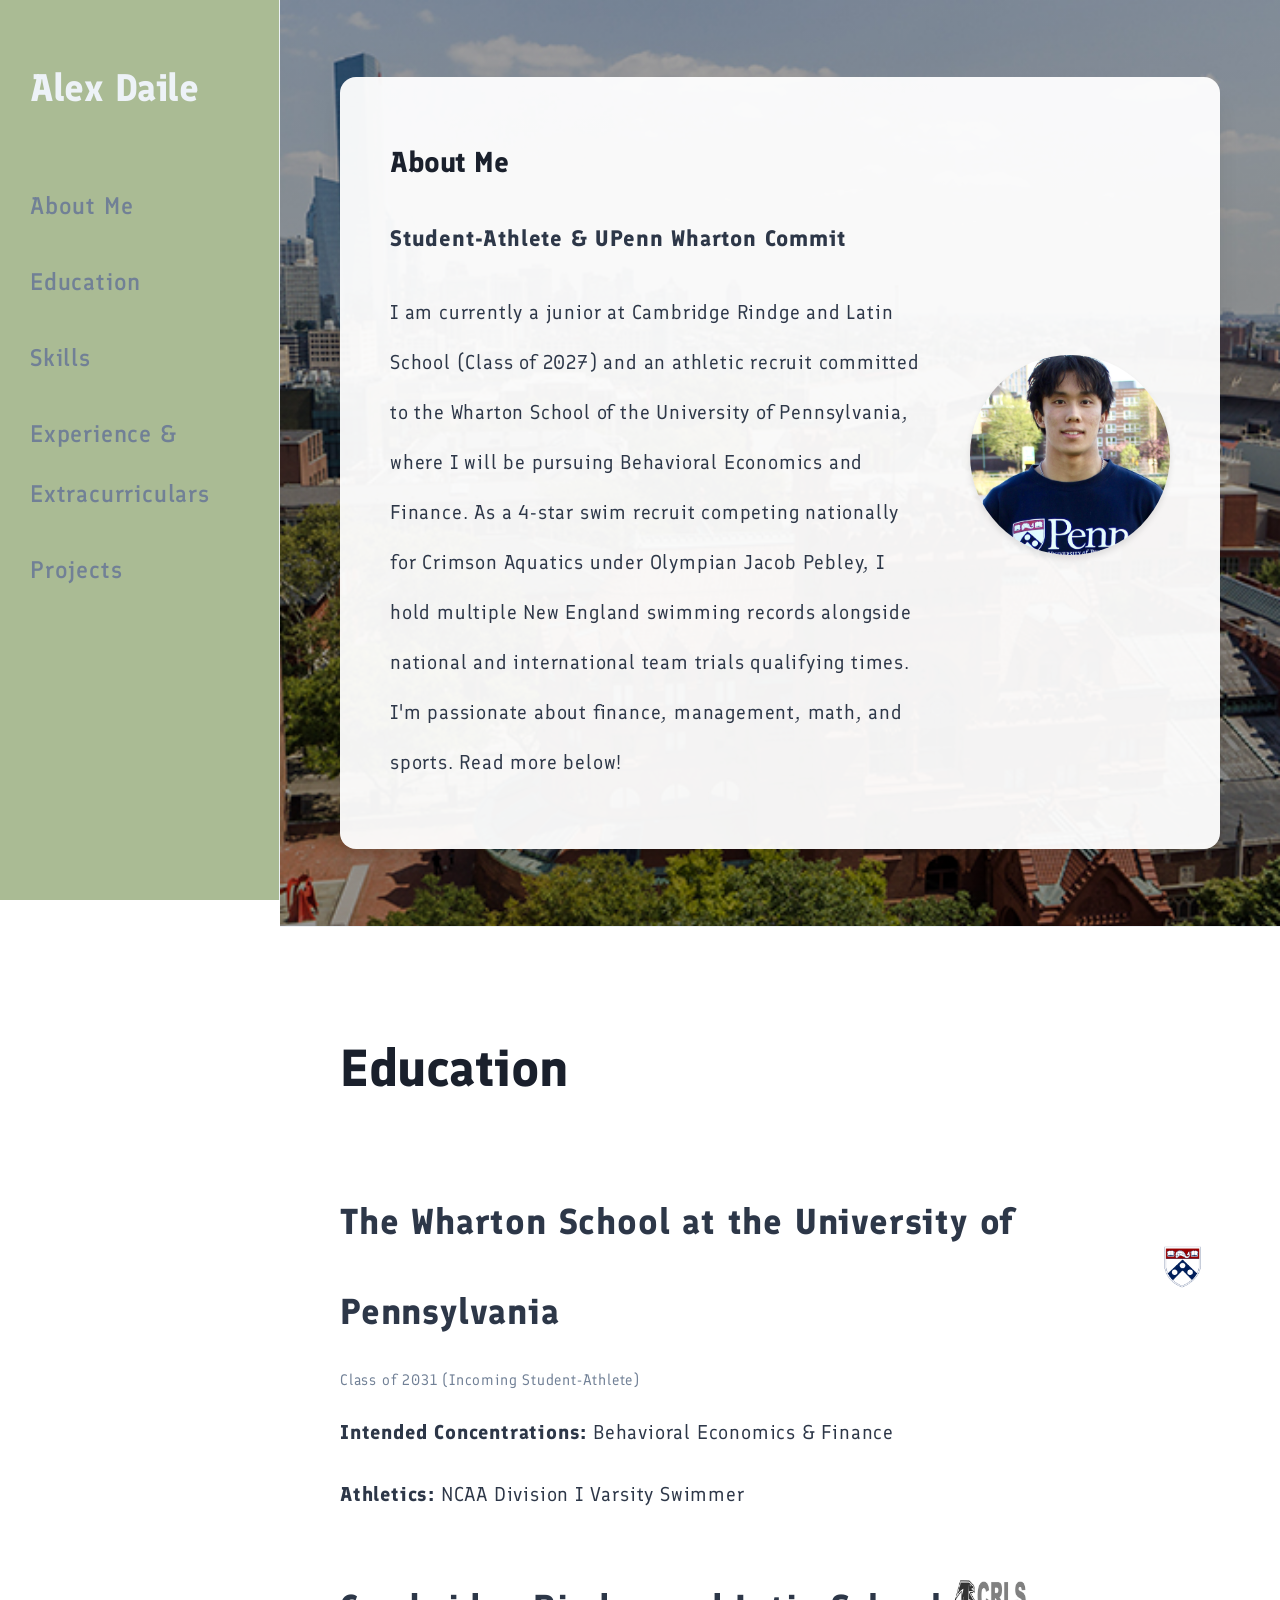
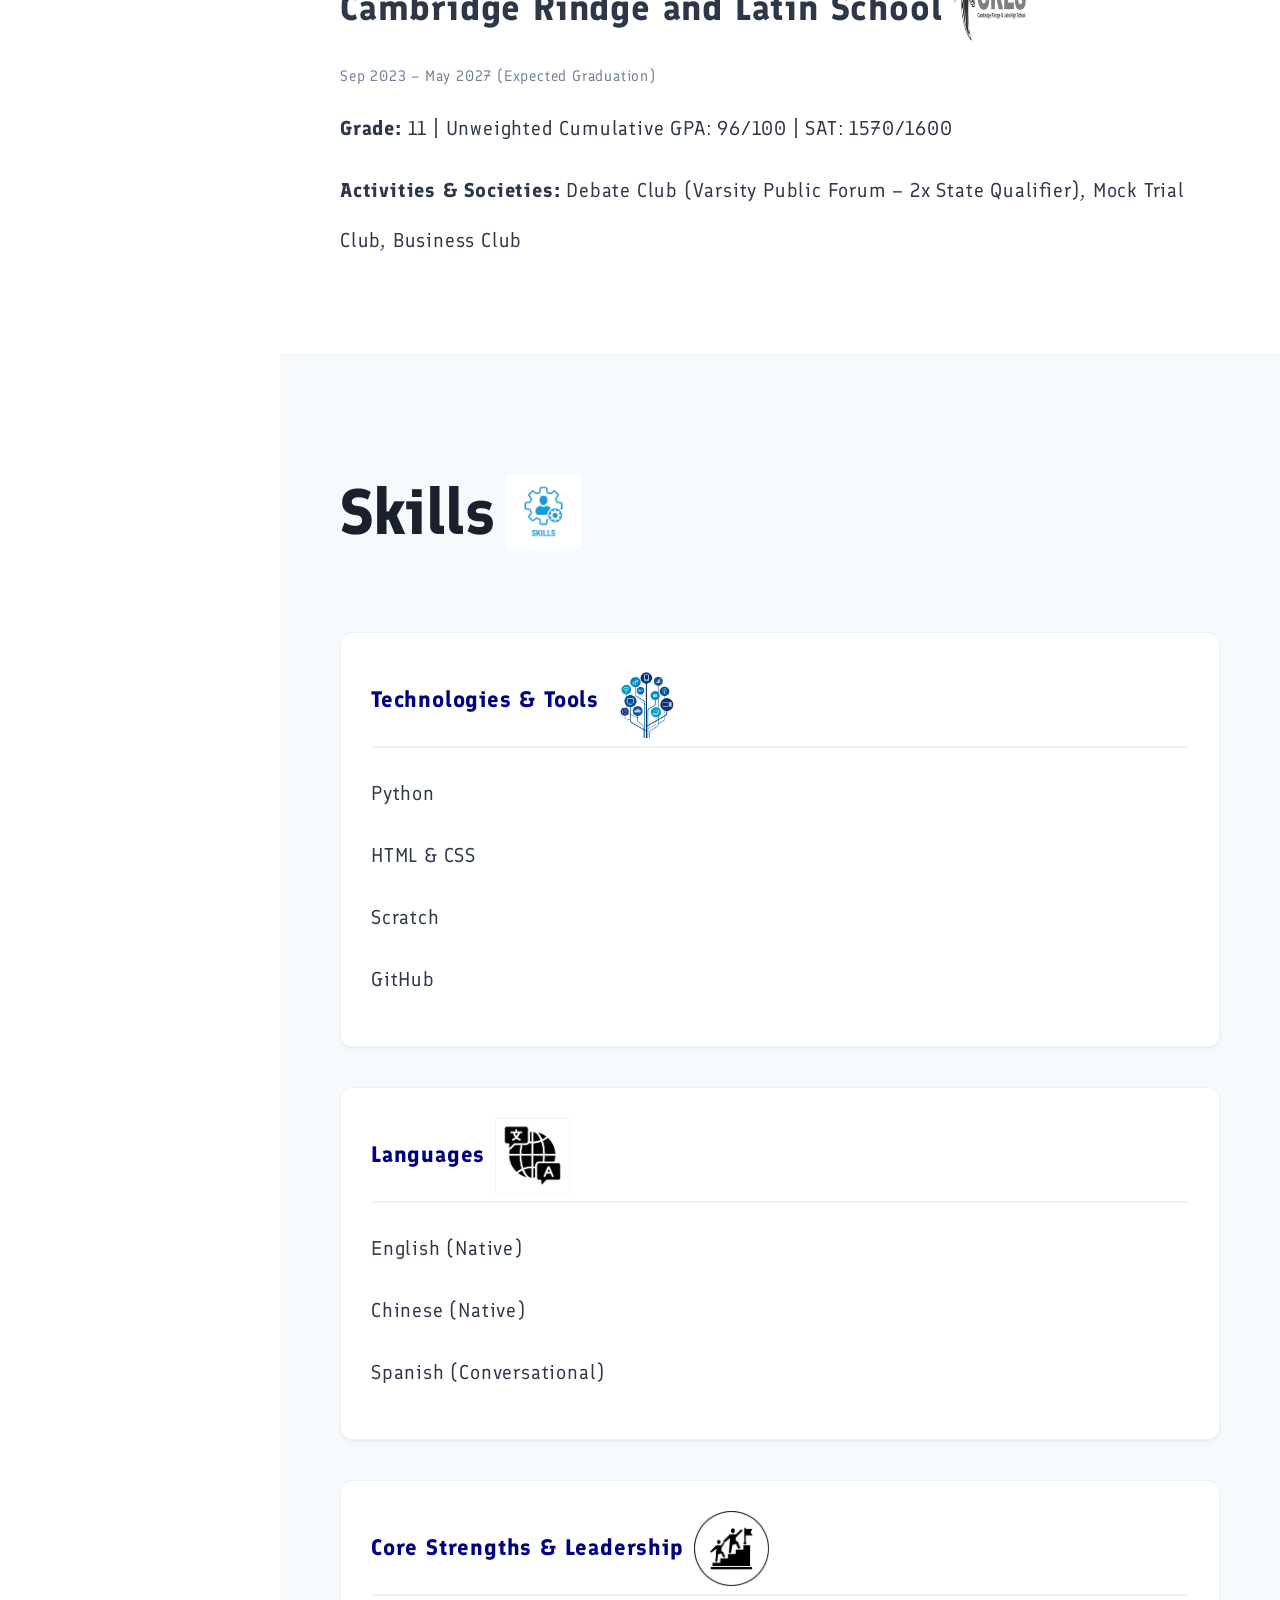
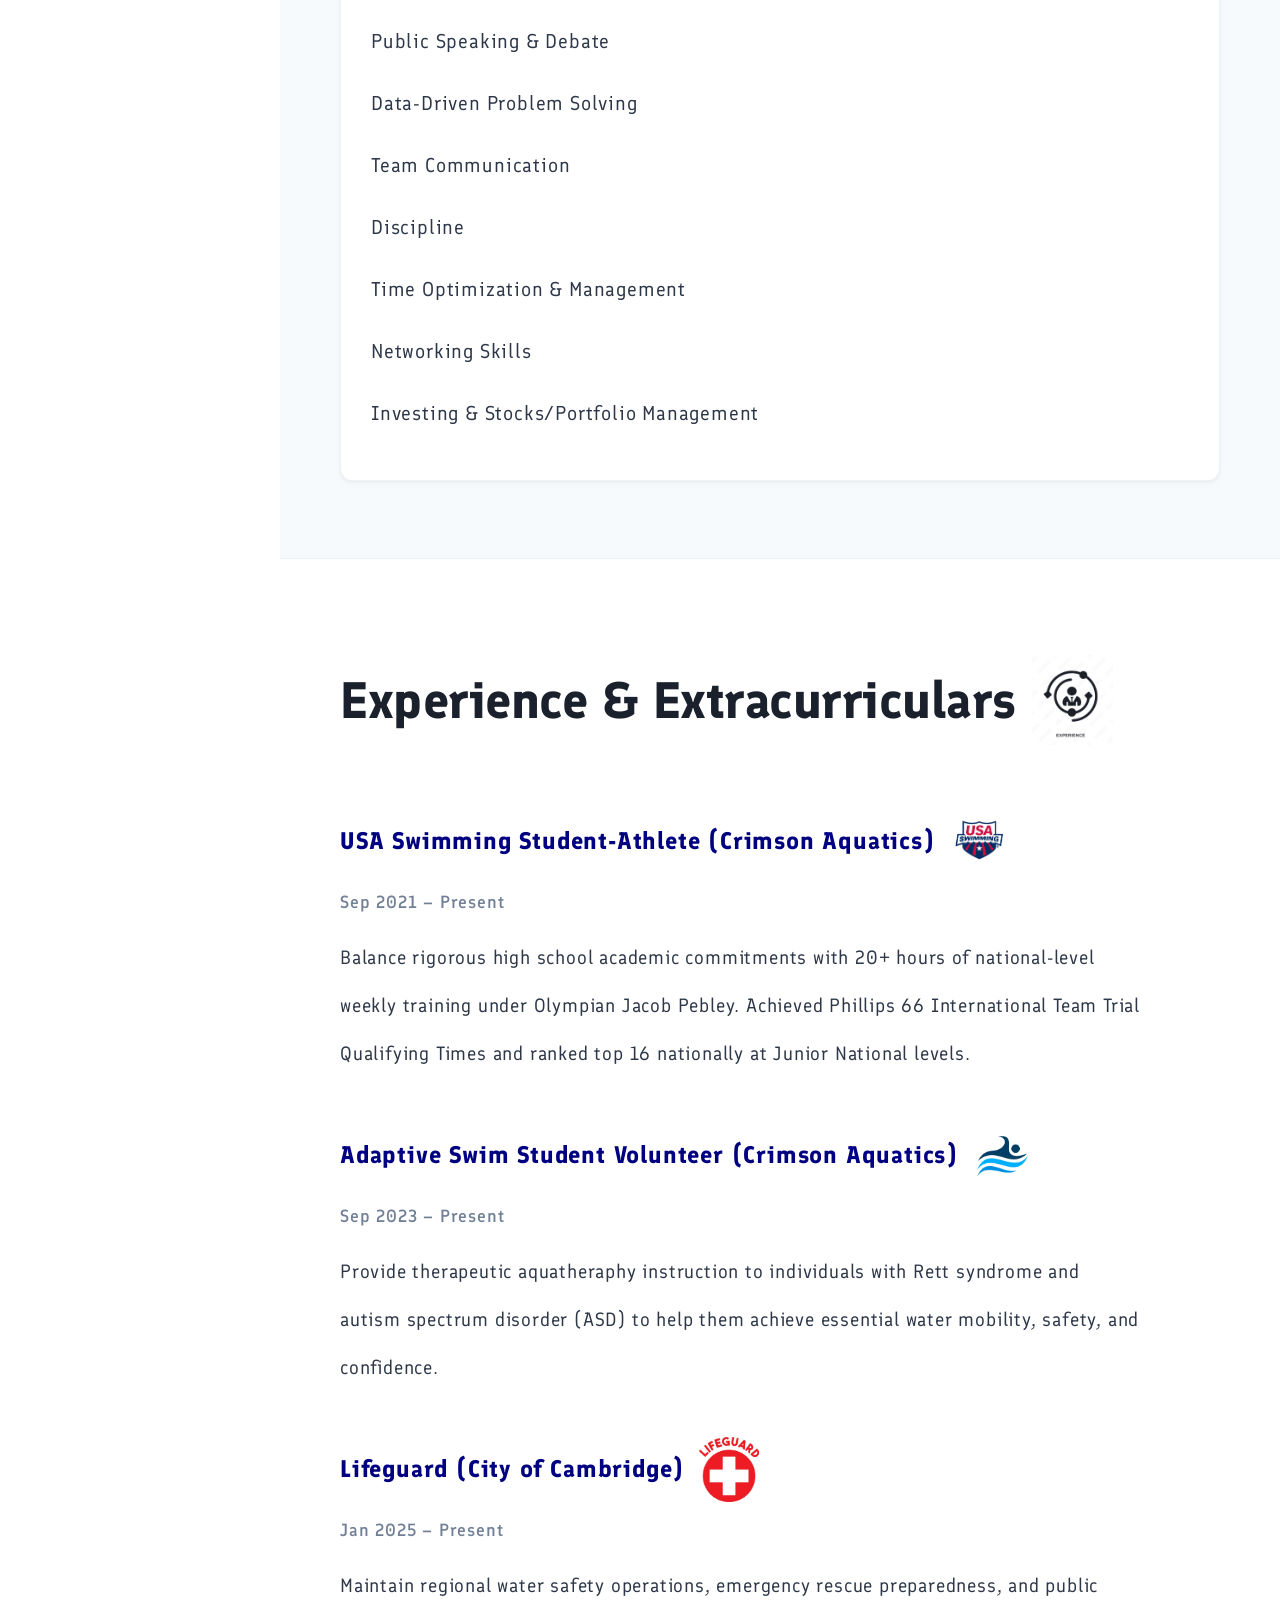
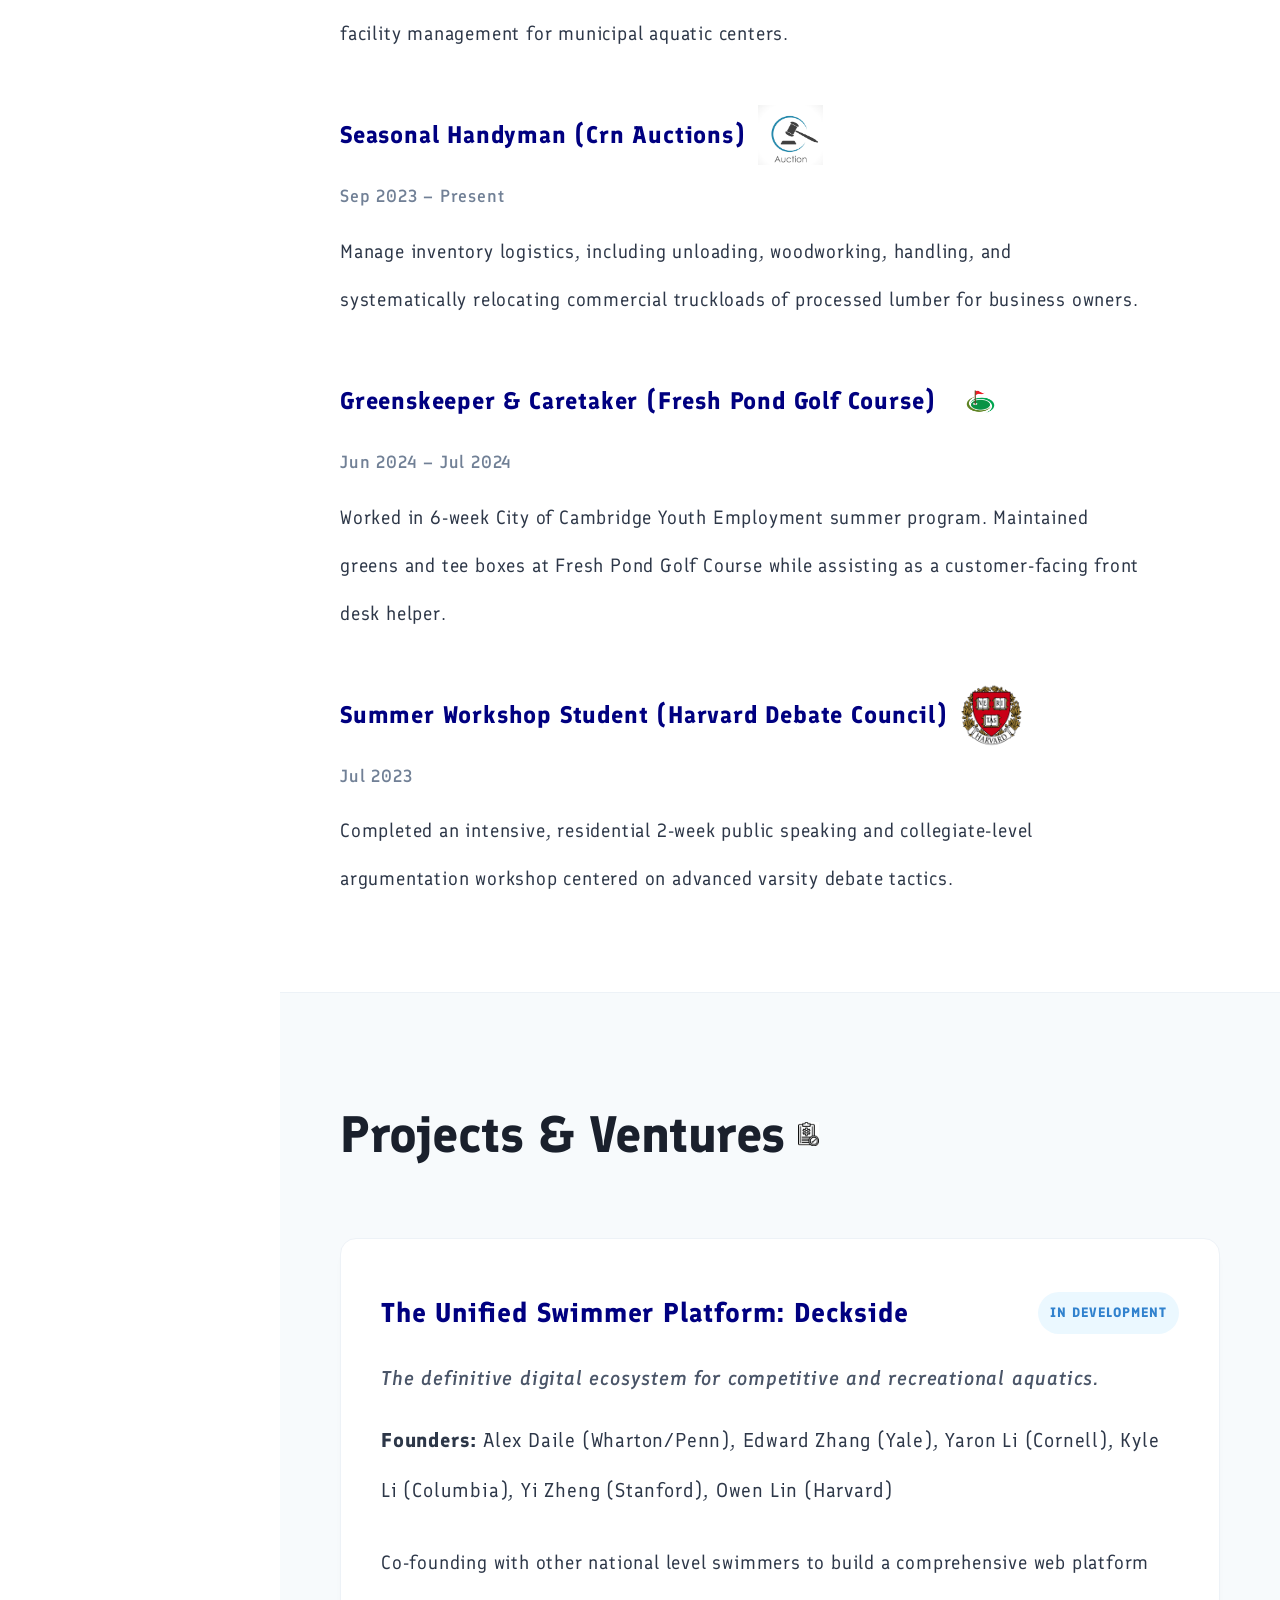
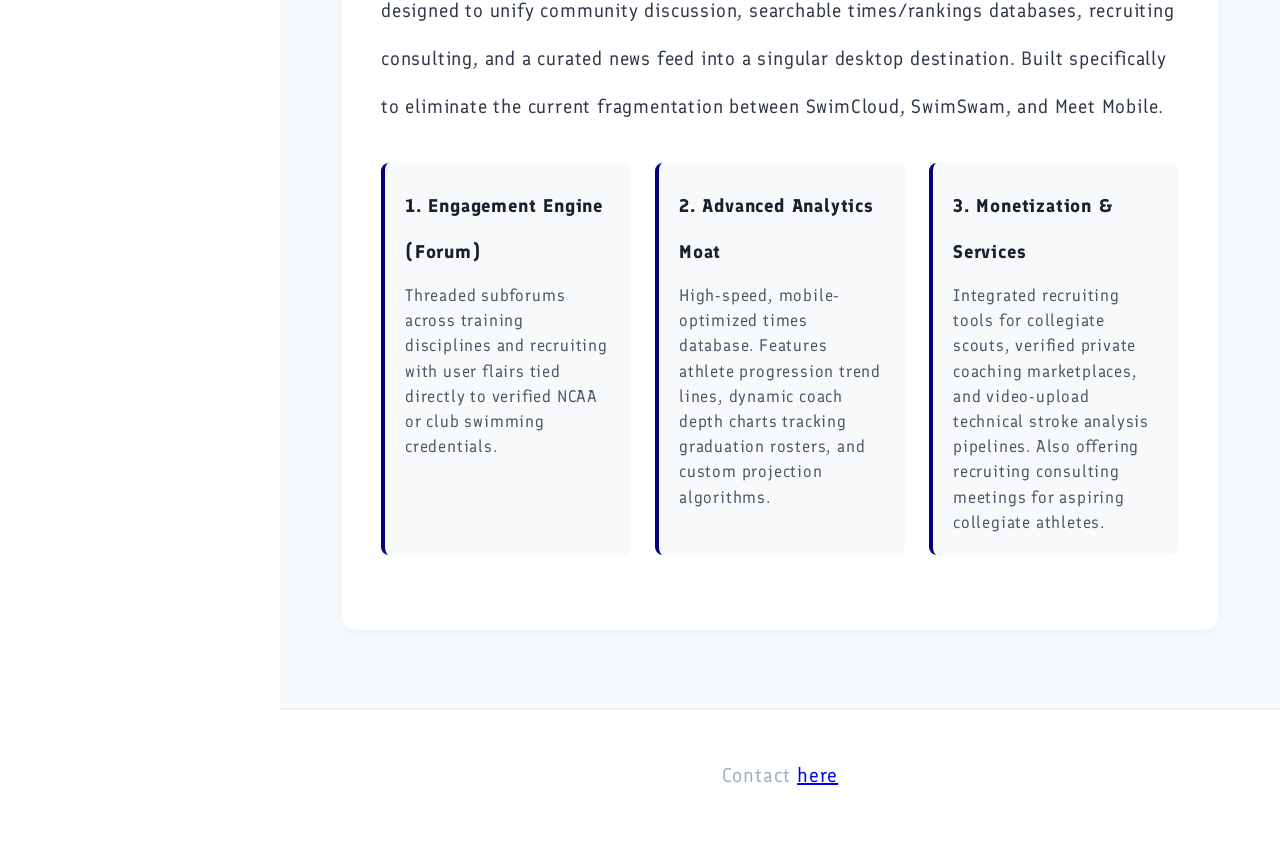
<file: index.html>
<!DOCTYPE html>
<html lang="en">
<head>
    <meta charset="UTF-8">
    <meta name="viewport" content="width=device-width, initial-scale=1.0">
    <title>Alex Daile | Portfolio</title>
    <link rel="stylesheet" href="./css/style.css">
</head>
<body>

    <header>
        <h1>Alex Daile</h1>
        <nav>
            <a href="#about">About Me</a>
            <a href="#education"> Education</a>
            <a href="#skills">Skills</a>
            <a href="#experience">Experience & Extracurriculars</a>
            <a href="#projects">Projects</a>
        </nav>
    </header>

    <main>
        <section id="about">
            <div class="about-container">
                <div class="about-text">
                    <h2>About Me</h2>
                    <p><strong>Student-Athlete &amp; UPenn Wharton Commit</strong></p>
                    <p>
                        I am currently a junior at Cambridge Rindge and Latin School (Class of 2027) and an athletic recruit committed to the Wharton School of the University of Pennsylvania, where I will be pursuing Behavioral Economics and Finance. As a 4-star swim recruit competing nationally for Crimson Aquatics under Olympian Jacob Pebley, I hold multiple New England swimming records alongside national and international team trials qualifying times. I'm passionate about finance, management, math, and sports. Read more below!
                    </p>
                </div>
                
                <div class="about-profile">
                    <img src="images/IMG_1730 (1).jpeg" alt="Alex Daile Profile Picture" class="profile-img">
                </div>
            </div>
        </section>

        <section id="education">
            <h2>Education</h2>

            <div class="edu-item">
                <h3>
                    The Wharton School at the University of Pennsylvania
                    <img src="images/upenn.png" alt="upenn" class="edu-logo">
                </h3>
                <p class="date">Class of 2031 (Incoming Student-Athlete)</p>
                <p><strong>Intended Concentrations:</strong> Behavioral Economics & Finance</p>
                <p><strong>Athletics:</strong> NCAA Division I Varsity Swimmer</p>
            </div>

            <div class="edu-item">
                <h3>
                     Cambridge Rindge and Latin School
                     <img src="images/crls.webp" alt="CRLS Logo" class="edu-logo">
                </h3>
                <p class="date">Sep 2023 &ndash; May 2027 (Expected Graduation)</p>
                <p><strong>Grade:</strong> 11 | Unweighted Cumulative GPA: 96/100 | SAT: 1570/1600</p>
                <p><strong>Activities &amp; Societies:</strong> Debate Club (Varsity Public Forum &ndash; 2x State Qualifier), Mock Trial Club, Business Club</p>
             </div>
        </section>

        <section id="skills">
            <div class="skills-container-wrapper">
                <h2>
                    Skills
                    <img src="./images/skillsicon.avif" alt="Skills Icon" class="skill-header-logo">
                </h2>
 
                <div class="skills-grid">
                    <div class="skills-column">
                         <h3>
                             Technologies &amp; Tools
                            <img src="./images/tech icon.webp" alt="Code Icon" class="skill-header-logo">
                        </h3>
                        <p>Python</p>
                        <p>HTML &amp; CSS</p>
                        <p>Scratch</p>
                        <p>GitHub</p>
                    </div>

                    <div class="skills-column">
                        <h3>
                            Languages
                            <img src="./images/lang.jpg" alt="Language Icon" class="skill-header-logo">
                        </h3>
                        <p>English <span class="language_level">(Native)</span></p>
                        <p>Chinese <span class="language_level">(Native)</span></p>
                        <p>Spanish <span class="language_level">(Conversational)</span></p>
                    </div>

                    <div class="skills-column">
                         <h3>
                             Core Strengths &amp; Leadership
                             <img src="./images/leadership.avif" alt="Leadership Icon" class="skill-header-logo">
                        </h3>
                        <p>Public Speaking &amp; Debate</p>
                        <p>Data-Driven Problem Solving</p>
                        <p>Team Communication</p>
                        <p>Discipline</p>
                        <p>Time Optimization &amp; Management</p>
                        <p>Networking Skills</p>
                        <p>Investing &amp; Stocks/Portfolio Management</p>
                    </div>
                </div>
            </div>
        </section>

        <section id="experience">
                <div class="exp-container-wrapper">
                    <h2>
                        Experience &amp; Extracurriculars
                        <img src="./images/experience.png" alt="Experience Icon" class="exp-header-logo">
                    </h2>

                    <div class="exp-item">
                        <h3>
                            USA Swimming Student-Athlete (Crimson Aquatics)
                            <img src="./images/usaswim.png" alt="Swim Icon" class="exp-logo">
                        </h3>
                        <p class="exp-date">Sep 2021 &ndash; Present</p>
                    <p class="exp-details">
                        Balance rigorous high school academic commitments with 20+ hours of national-level weekly training under Olympian Jacob Pebley. Achieved Phillips 66 International Team Trial Qualifying Times and ranked top 16 nationally at Junior National levels.
                    </p>
                    </div>

                    <div class="exp-item">
                        <h3>
                            Adaptive Swim Student Volunteer (Crimson Aquatics)
                            <img src="./images/swim.png" alt="Adaptive Swim Logo" class="exp-logo">
                        </h3>
                        <p class="exp-date">Sep 2023 &ndash; Present</p>
                        <p class="exp-details">
                            Provide therapeutic aquatheraphy instruction to individuals with Rett syndrome and autism spectrum disorder (ASD) to help them achieve essential water mobility, safety, and confidence.
                        </p>
                    </div>

                     <div class="exp-item">
                        <h3>
                            Lifeguard (City of Cambridge)
                            <img src="./images/lifeguard.jpg" alt="Lifeguard" class="exp-logo">
                        </h3>
                        <p class="exp-date">Jan 2025 &ndash; Present</p>
                        <p class="exp-details">
                            Maintain regional water safety operations, emergency rescue preparedness, and public facility management for municipal aquatic centers.
                        </p>
                    </div>

                    <div class="exp-item">
                        <h3>
                            Seasonal Handyman (Crn Auctions)
                            <img src="./images/auction.png" alt="CRN Auctions Logo" class="exp-logo">
                        </h3>
                        <p class="exp-date">Sep 2023 &ndash; Present</p>
                        <p class="exp-details">
                            Manage inventory logistics, including unloading, woodworking, handling, and systematically relocating commercial truckloads of processed lumber for business owners.
                        </p>
                    </div>

                    <div class="exp-item">
                        <h3>
                            Greenskeeper &amp; Caretaker (Fresh Pond Golf Course)
                            <img src="./images/golf.jpg" alt="Golf" class="exp-logo">
                        </h3>
                        <p class="exp-date">Jun 2024 &ndash; Jul 2024</p>
                        <p class="exp-details">
                            Worked in 6-week City of Cambridge Youth Employment summer program. Maintained greens and tee boxes at Fresh Pond Golf Course while assisting as a customer-facing front desk helper.
                        </p>
                    </div>

                    <div class="exp-item">
                        <h3>
                            Summer Workshop Student (Harvard Debate Council)
                            <img src="./images/harvard.png" alt="Harvard Logo" class="exp-logo">
                        </h3>
                        <p class="exp-date">Jul 2023</p>
                        <p class="exp-details">
                            Completed an intensive, residential 2-week public speaking and collegiate-level argumentation workshop centered on advanced varsity debate tactics.
                        </p>
                    </div>
                </div>
        </section>

        <section id="projects">
            <div class="proj-container-wrapper">
                <h2>
                    Projects &amp; Ventures
                    <img src="./images/Screenshot 2026-05-26 111810.png" alt="Project Icon" class="proj-header-logo">
                </h2>

                <div class="project-card">
                    <div class="project-header">
                        <div class="project-title-area">
                            <h3>The Unified Swimmer Platform: Deckside</h3>
                            <span class="project-status">In Development</span>
                        </div>
                        <p class="project-tagline">The definitive digital ecosystem for competitive and recreational aquatics.</p>
                        <p class="project-founders"><strong>Founders:</strong> Alex Daile (Wharton/Penn), Edward Zhang (Yale), Yaron Li (Cornell), Kyle Li (Columbia), Yi Zheng (Stanford), Owen Lin (Harvard)</p>
                    </div>

                    <p class="project-description">
                        Co-founding with other national level swimmers to build a comprehensive web platform designed to unify community discussion, searchable times/rankings databases, recruiting consulting, and a curated news feed into a singular desktop destination. Built specifically to eliminate the current fragmentation between SwimCloud, SwimSwam, and Meet Mobile.
                    </p>

                    <div class="project-pillars">
                        <div class="pillar">
                            <h4>1. Engagement Engine (Forum)</h4>
                            <p>Threaded subforums across training disciplines and recruiting with user flairs tied directly to verified NCAA or club swimming credentials.</p>
                        </div>
                        <div class="pillar">
                            <h4>2. Advanced Analytics Moat</h4>
                            <p>High-speed, mobile-optimized times database. Features athlete progression trend lines, dynamic coach depth charts tracking graduation rosters, and custom projection algorithms.</p>
                        </div>
                        <div class="pillar">
                            <h4>3. Monetization &amp; Services</h4>
                            <p>Integrated recruiting tools for collegiate scouts, verified private coaching marketplaces, and video-upload technical stroke analysis pipelines. Also offering recruiting consulting meetings for aspiring collegiate athletes.</p>
                        </div>
                    </div>
                </div>
            </div>
        </section>
    </main>

    <footer>
        <p>Contact <a href="mailto: adaile411@gmail.com">here</a></p>
    </footer>

</body>
</html>
</file>
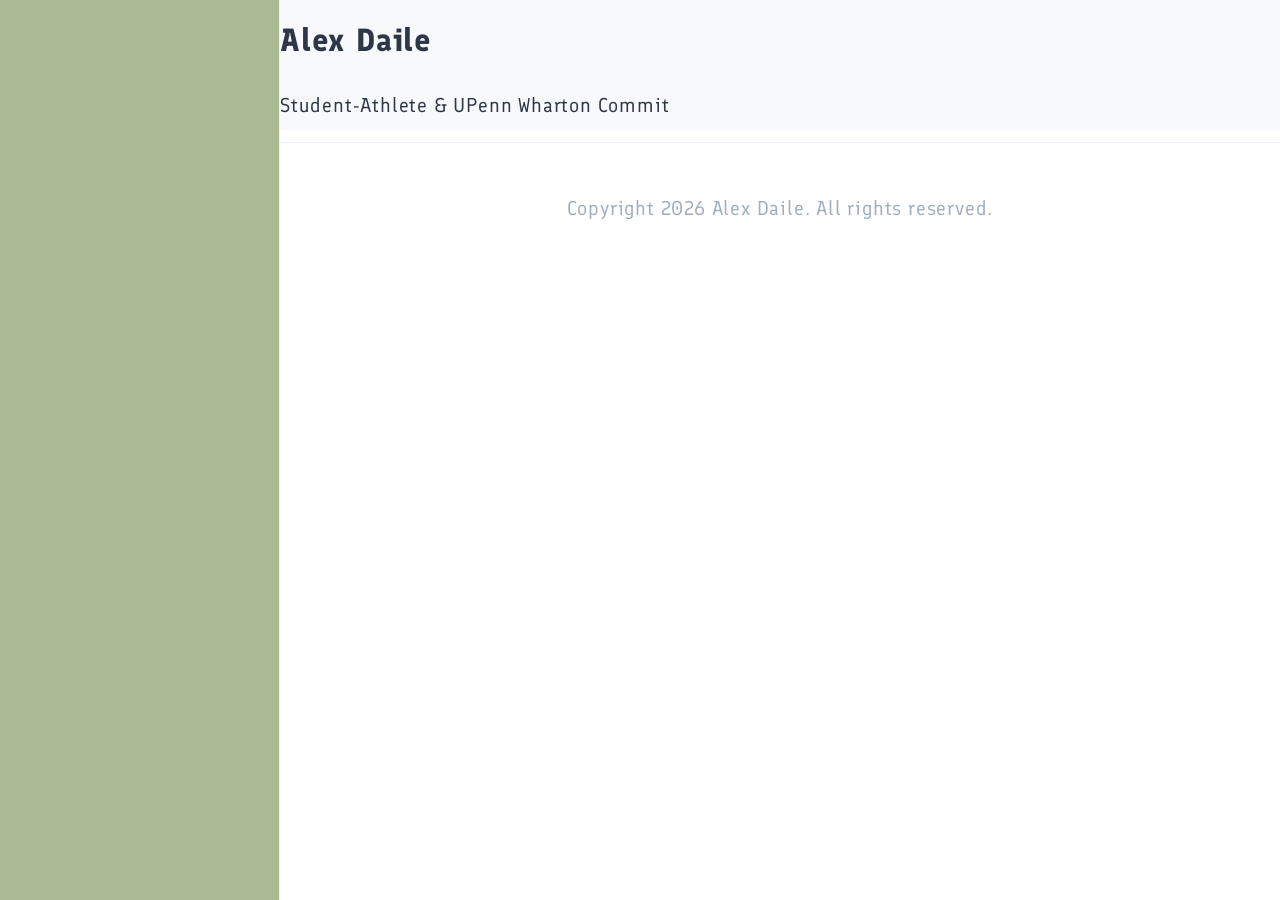
<file: bigindex.html>
<!DOCTYPE html>
<html lang="en">
<head>
    <meta charset="UTF-8">
    <meta name="viewport" content="width=device-width, initial-scale=1.0">
    <title>Alex Daile | Portfolio</title>
    <link rel="stylesheet" href="css/style.css">
</head>
<body>

    <header>
        <nav>
            </nav>
    </header>

    <main>
        <h1>Alex Daile</h1>
        <p>Student-Athlete & UPenn Wharton Commit</p>
    </main>

    <footer>
        <p>Copyright 2026 Alex Daile. All rights reserved.</p>
    </footer>

</body>
</html>
</file>
<file: css/style.css>
@import url('https://fonts.googleapis.com/css2?family=Finlandica:ital,wght@0,400;0,700;1,400;1,700&display=swap');

html {
    scroll-behavior: smooth;
}

* {
    margin: 0;
    padding: 0;
    box-sizing: border-box;
}

body {
    font-family: 'Finlandica', sans-serif;
    line-height: 2.5;
    color: #2d3748;
    background-color: #ffffff;
    letter-spacing: 0.8px;
}

header {
    position: fixed;
    top: 0;
    left: 0;
    width: 280px;
    height: 100vh;
    background-color: #aabb94;
    border-right: 1px solid #edf2f7;
    padding: 40px 30px;
    display: flex;
    flex-direction: column;
    gap: 40px;
    z-index: 100;
}

.header-container {
    max-width: 750px;
    margin: 0 auto;
    display: flex;
    justify-content: space-between;
    align-items: center;
}

header h1{
    font-size: clamp(1.8rem, 3vw, 2.8rem);
    font-weight: 700;
    letter-spacing: -0.5px;
    color:#edf2f7
}

nav {
    display: flex;
    flex-direction: column;
    gap: 16px;
}

nav a {
    color: #718096;
    font-size: clamp(1.1rem, 2vw, 1.5rem);
    font-family: 'Finlandica', sans-serif;
    text-decoration: none;
    font-weight: 500;
    transition: color 0.2s;
}

nav a:hover {
    color: #000000;
    transform: translateX(4px)
}

main {
    margin-left: 280px;
    flex: 1;
    background-color: #f7fafc;
}

section {
    min-height: 80vh;
    display: flex;
    flex-direction: column;
    justify-content: center;  
    padding: clamp(40px, 6vw, 80px) clamp(20px, 5vw, 60px);
}

h2 {
    font-size: clamp(2rem, 4vw, 3.25rem);
    margin-bottom: 24px;
    letter-spacing: -0.5px;
    color: #1a202c;
}

p {
    font-size: clamp(1rem, 2.5vw, 1.25rem);
    margin-bottom: 12px;
}

#about {
    background: linear-gradient(rgba(0, 0, 0, 0.3), rgba(0, 0, 0, 0.4)), url('../images/penn_campus.jpg') no-repeat center center;
    background-size: cover; 
    background-attachment: scroll;
}

.about-container {
    max-width: 900px;
    margin: 0 auto;
    display: flex;
    align-items: center;
    gap: clamp(20px, 4vw, 50px);
    background-color: rgba(255, 255, 255, 0.95);
    padding: clamp(25px, 5vw, 50px);
    border-radius: 16px;
    box-shadow: 0 20px 25px -5px rgba(0, 0, 0, 0.1), 0 10px 10px -5px rgba(0, 0, 0, 0.04);
}

.about-text {
    flex: 1;
    min-width: 280px;
}

.about-text h2 {
    font-size: 1.8rem;
    margin-bottom: 12px;
    letter-spacing: -0.5px;
}

.about-text strong {
    color: #2d3748;
    display: block;
    margin-bottom: 20px;
    font-size: 1.4rem;
}

.profile-img {
    width: clamp(140px, 25vw, 200px);
    height: clamp(140px, 25vw, 200px);
    border-radius: 50%;
    object-fit: cover;
    border: 2px transparent;
    box-shadow: 0 4px 6px rgba(0, 0, 0, 0.1)
}

#education {
    background-color: #ffffff;
    border-top: 1px solid #edf2f7;
    border-bottom: 1px solid #edf2f7;
    max-width: 100%; 
}

#education .edu-container-wrapper {
    max-width: 900px;
    margin: 0 auto;
    width: 100%;
}

.edu-item {
    margin-top: 45px;
}

.edu-item h3 {
    display: flex;
    align-items: center;
    gap: 16px;
    font-size: clamp(1.25rem, 2.5vw, 1.8rem);
    color: #2d3748;
    margin-bottom: 8px;
}

.edu-logo {
    width: clamp(45px, 8vw, 75px);
    height: clamp(45px, 8vw, 75px);
    object-fit: contain;
}

#education h2 {
    font-size: 3.25rem;
    font-family: 'Finlandica', sans-serif;
    margin-bottom: 12px;
    letter-spacing: -0.5px;
    color: #1a202c;
}

.edu-item {
    margin-top: 32px;
}

.edu-item h3 {
    font-family: 'Finlandica', sans-serif;
    display: flex;
    align-items: center;
    gap: 12px;
    font-size: 2.25rem;
    color: #2d3748;
    margin-bottom: 4px;
}

.date {
    color: #718096;
    font-size: 0.95rem;
    margin-bottom: 8px;
}

#skills {
    background-color: #f7fafc;
    border-bottom: 1px solid #edf2f7;
}

.skills-container-wrapper {
    max-width: 900px;
    margin: 0 auto;
    width: 100%;
}

#skills h2 {
    font-size: 4rem;
    display: flex;
    align-items: center;
    gap: 12px;
}

.skills-grid {
    display: grid;
    gap: 40px;
    margin-top: 40px;
}

.skills-column {
    background: #ffffff;
    padding: 30px;
    border-radius: 12px;
    box-shadow: 0 4px 6px rgba(0, 0, 0, 0.02), 0 1px 3px rgba(0, 0, 0, 0.05);
    border: 1px solid #edf2f7;
}

.skills-column h3 {
    display: flex;
    align-items: center;
    gap: 10px;
    font-size: 1.4rem;
    color: #000080;
    margin-bottom: 20px;
    border-bottom: 2px solid #edf2f7;
    padding-bottom: 8px;
}

.skill-header-logo {
    width: 75px;
    height: 75px;
    object-fit: contain;
}


footer {
    margin-left: 280px;
    padding: 40px;
    background-color: #ffffff;
    font-size: 1.05rem;
    color: #a0aec0;
    text-align: center;
    border-top: 1px solid #edf2f7;
}

#experience {
    background-color: #ffffff; 
    border-bottom: 1px solid #edf2f7;
}

.exp-container-wrapper {
    max-width: 900px;
    margin: 0 auto;
    width: 100%;
}

#experience h2 {
    display: flex;
    align-items: center;
    gap: 12px;
}

.exp-header-logo {
    width: 90px;
    height: 90px;
    object-fit: contain;
}

.exp-item {
    margin-top: 45px;
}

.exp-item h3 {
    display: flex;
    align-items: center;
    gap: 12px;
    font-size: 1.5rem;
    color: #000080;
    margin-bottom: 6px;
}

.exp-logo {
    width: 65px;
    height: 65px;
    object-fit: contain;
}

.exp-date {
    color: #718096;
    font-size: 1.1rem;
    margin-bottom: 10px;
    font-weight: 500;
}

.exp-details {
    font-size: 1.2rem;
    color: #2d3748;
    max-width: 800px;
}

#projects {
    background-color: #f7fafc;
    border-bottom: 1px solid #edf2f7;
}

.proj-container-wrapper {
    max-width: 900px;
    margin: 0 auto;
    width: 100%;
}

#projects h2 {
    display: flex;
    align-items: center;
    gap: 12px;
}

.proj-header-logo {
    width: 24px;
    height: 24px;
    object-fit: contain;
}

.project-card {
    background-color: #ffffff;
    border: 1px solid #edf2f7;
    border-radius: 16px;
    padding: 40px;
    margin-top: 40px;
    box-shadow: 0 10px 15px -3px rgba(0, 0, 0, 0.02), 0 4px 6px -2px rgba(0, 0, 0, 0.02);
}

.project-header {
    margin-bottom: 24px;
}

.project-title-area {
    display: flex;
    justify-content: space-between;
    align-items: center;
    margin-bottom: 6px;
}

.project-title-area h3 {
    font-size: 1.7rem;
    color: #000080; /* Corporate Navy Accent */
    font-weight: 700;
}

.project-status {
    font-size: 0.85rem;
    font-weight: 700;
    text-transform: uppercase;
    color: #3182ce;
    background-color: #ebf8ff;
    padding: 4px 12px;
    border-radius: 9999px;
    letter-spacing: 1px;
}

.project-tagline {
    font-size: 1.25rem;
    color: #4a5568;
    font-weight: 500;
    font-style: italic;
}

.project-description {
    font-size: 1.2rem;
    color: #2d3748;
    margin-bottom: 32px;
}

.project-pillars {
    display: grid;
    grid-template-columns: repeat(auto-fit, minmax(240px, 1fr));
    gap: 24px;
    margin-bottom: 35px;
}

.pillar {
    background-color: #f8f9fa;
    padding: 20px;
    border-radius: 8px;
    border-left: 4px solid #000080;
}

.pillar h4 {
    font-size: 1.15rem;
    color: #1a202c;
    margin-bottom: 8px;
    font-weight: 700;
}

.pillar p {
    font-size: 1.05rem;
    color: #4a5568;
    line-height: 1.5;
    margin-bottom: 0;
}

@media (max-width: 991px) {
    header {
        position: static;
        width: 100%;
        height: auto;
        padding: 30px 20px;
        gap: 20px;
        border-right: none;
        border-bottom: 1px solid #edf2f7;
    }

    nav {
        flex-direction: row;
        flex-wrap: wrap;
        gap: 15px;
    }

    main, footer {
        margin-left: 0;
        flex-wrap: wrap;
        gap: 15px;
    }

    main, footer {
        margin-left: 0;
        }
    
    .edu-item h3, .exp-item h3 {
        flex-direction: column;
        align-items: flex-start;
        gap: 6px;
    }
}
</file>
